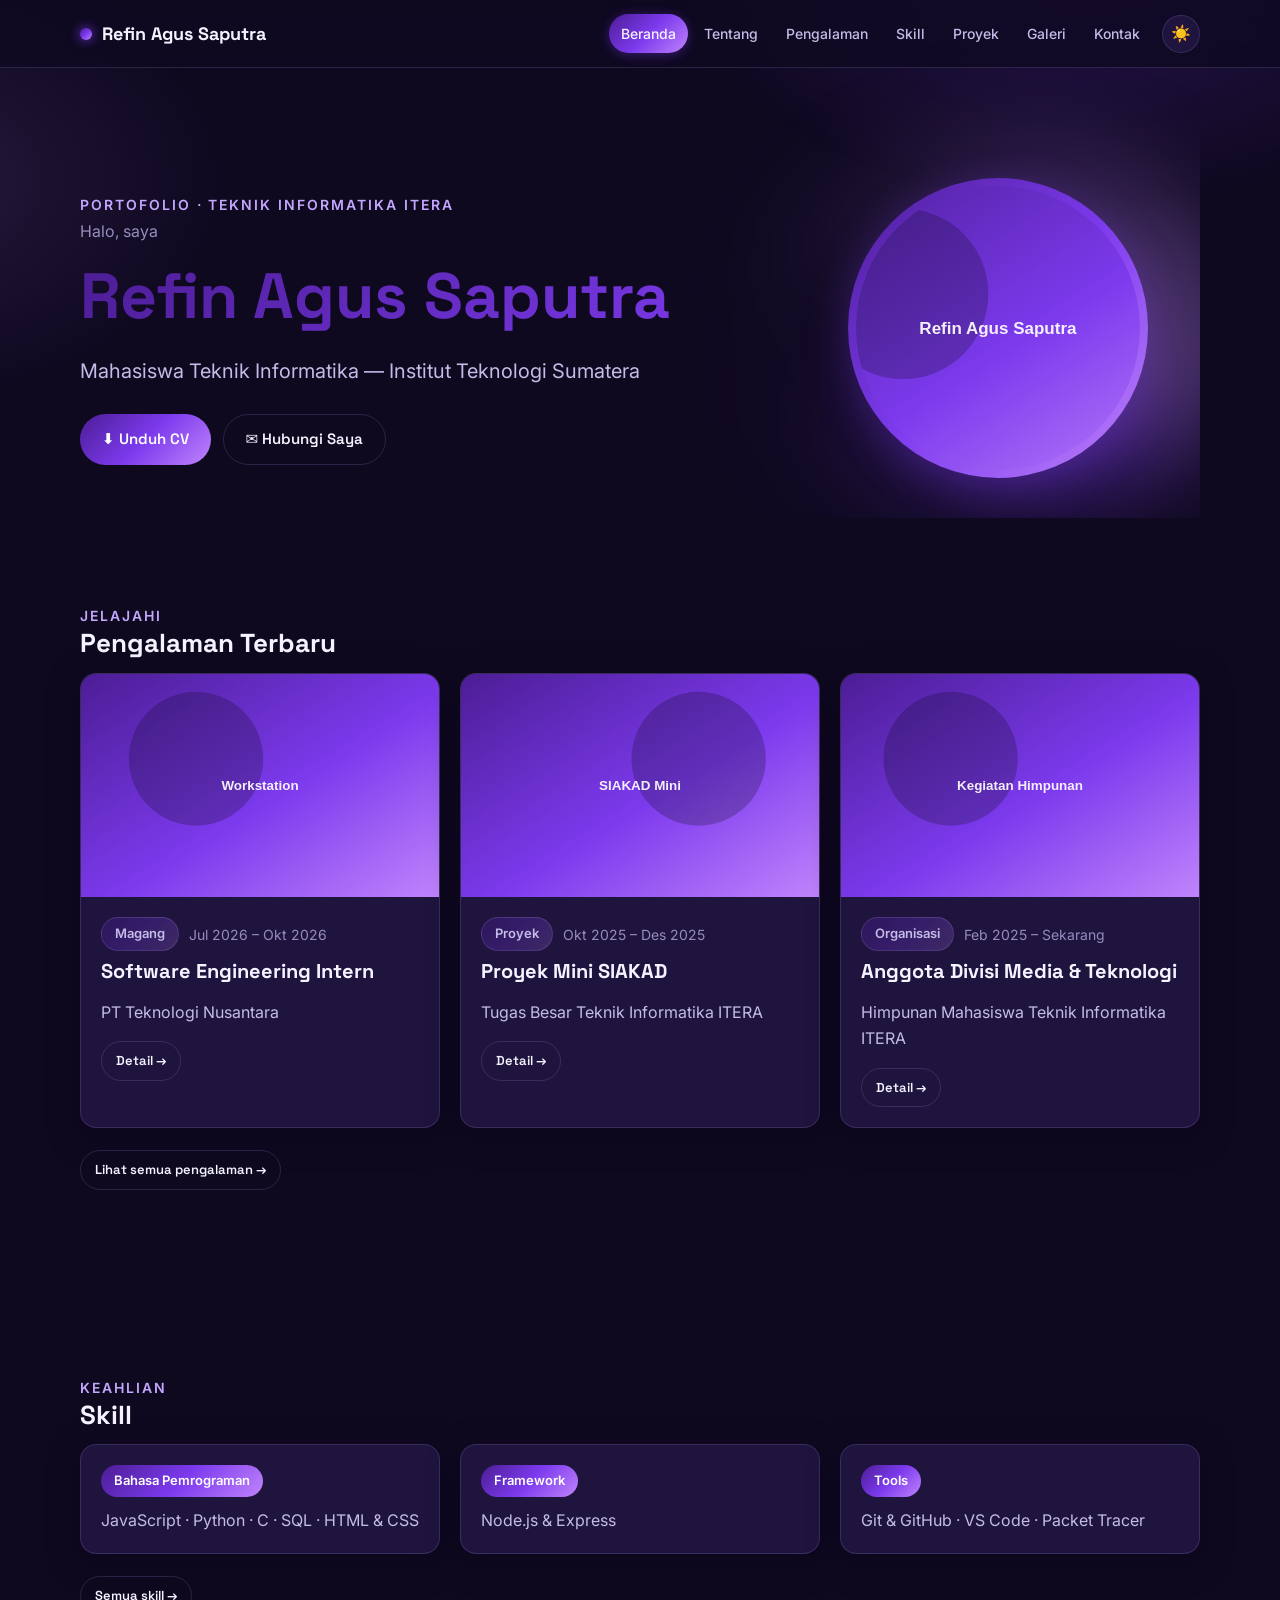
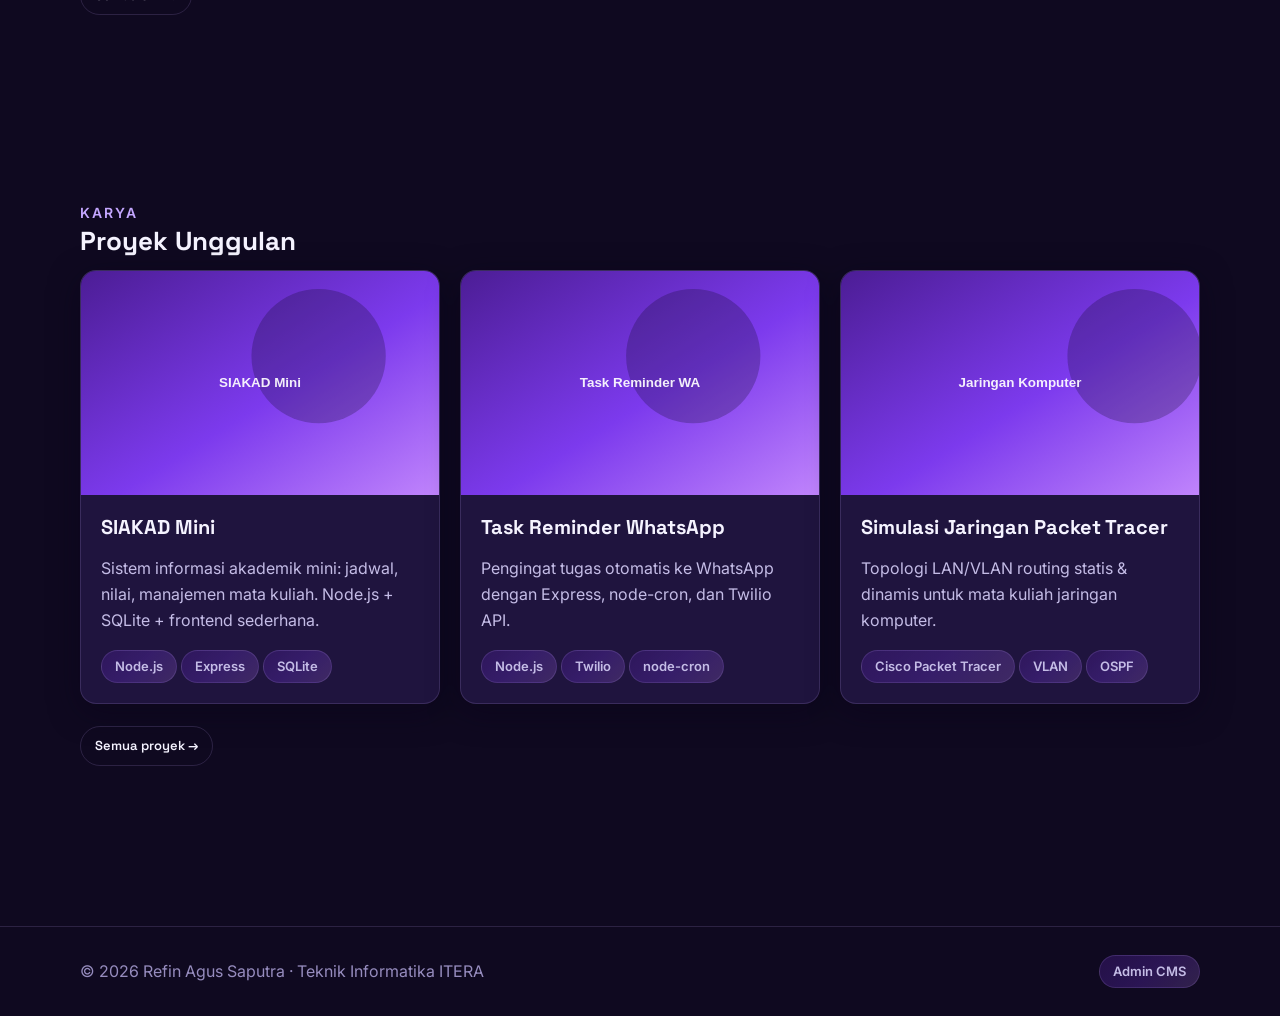
<file: index.html>
<!DOCTYPE html>
<html lang="id" data-theme="dark">
<head>
  <meta charset="UTF-8">
  <meta name="viewport" content="width=device-width, initial-scale=1">
  <title>Refin Agus Saputra — Portofolio</title>
  <meta name="description" content="Portofolio Refin Agus Saputra (124140126), Mahasiswa Teknik Informatika Institut Teknologi Sumatera.">
  <meta property="og:title" content="Refin Agus Saputra — Portofolio">
  <meta property="og:description" content="Mahasiswa Teknik Informatika ITERA — pengalaman, skill, proyek, dan galeri.">
  <link rel="preconnect" href="https://fonts.googleapis.com">
  <link rel="preconnect" href="https://fonts.gstatic.com" crossorigin>
  <link href="https://fonts.googleapis.com/css2?family=Inter:wght@400;500;600&family=Space+Grotesk:wght@500;600;700&display=swap" rel="stylesheet">
  <link rel="stylesheet" href="assets/css/base.css">
  <link rel="stylesheet" href="assets/css/components.css">
  <link rel="stylesheet" href="assets/css/pages.css">
</head>
<body data-page="home">
  <header class="nav">
    <div class="container nav-inner">
      <a class="brand" href="index.html"><span class="dot"></span><span data-nav-name>Refin</span></a>
      <nav class="nav-links" id="nav-links">
        <a href="index.html" class="active">Beranda</a>
        <a href="tentang.html">Tentang</a>
        <a href="pengalaman.html">Pengalaman</a>
        <a href="skill.html">Skill</a>
        <a href="proyek.html">Proyek</a>
        <a href="galeri.html">Galeri</a>
        <a href="kontak.html">Kontak</a>
        <button class="theme-btn" aria-label="Ganti tema">☀️</button>
      </nav>
      <button class="burger" aria-label="Menu">☰</button>
    </div>
  </header>

  <section class="hero container hero-grid">
    <div>
      <span class="eyebrow">Portofolio · Teknik Informatika ITERA</span>
      <p class="muted" style="margin:0">Halo, saya</p>
      <h1 class="hero-title" id="hero-name">Refin Agus Saputra</h1>
      <p class="text-soft" id="hero-tagline" style="font-size:20px;max-width:34em;"></p>
      <div class="hero-actions">
        <a id="btn-cv" class="btn btn-primary" href="#" download="cv-refin.pdf">⬇ Unduh CV</a>
        <a class="btn btn-ghost" href="kontak.html">✉ Hubungi Saya</a>
      </div>
    </div>
    <div class="hero-card center">
      <div class="ring"></div>
      <img id="hero-avatar" class="avatar-lg" src="" alt="Foto profil">
    </div>
  </section>

  <main>
    <section class="section container" id="sec-pengalaman">
      <span class="eyebrow">Jelajahi</span>
      <h2>Pengalaman Terbaru</h2>
      <div class="grid grid-3" id="card-pengalaman"></div>
      <p style="margin-top:22px"><a href="pengalaman.html" class="btn btn-ghost btn-sm">Lihat semua pengalaman →</a></p>
    </section>

    <section class="section container">
      <span class="eyebrow">Keahlian</span>
      <h2>Skill</h2>
      <div class="grid grid-3" id="card-skill"></div>
      <p style="margin-top:22px"><a href="skill.html" class="btn btn-ghost btn-sm">Semua skill →</a></p>
    </section>

    <section class="section container">
      <span class="eyebrow">Karya</span>
      <h2>Proyek Unggulan</h2>
      <div class="grid grid-3" id="card-proyek"></div>
      <p style="margin-top:22px"><a href="proyek.html" class="btn btn-ghost btn-sm">Semua proyek →</a></p>
    </section>
  </main>

  <footer>
    <div class="container foot-inner">
      <span class="muted">© <span id="foot-year"></span> <span data-nav-name></span> · Teknik Informatika ITERA</span>
      <div class="foot-social" style="display:flex;gap:8px">
        <a href="admin.html" class="pill">Admin CMS</a>
      </div>
    </div>
  </footer>

  <script src="assets/js/seed.js"></script>
  <script src="assets/js/store.js"></script>
  <script src="assets/js/app.js"></script>
</body>
</html>
</file>
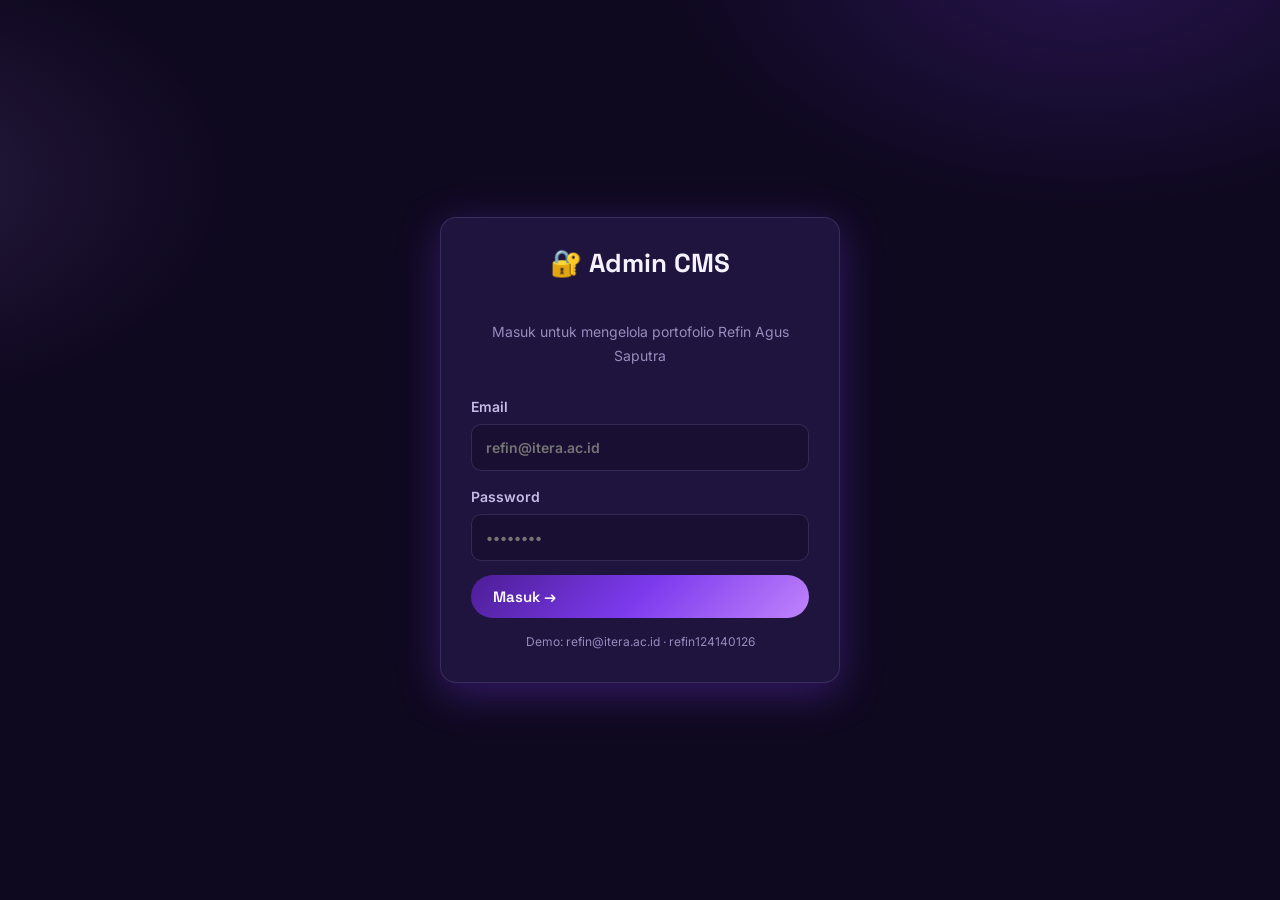
<file: admin.html>
<!DOCTYPE html>
<html lang="id" data-theme="dark">
<head>
  <meta charset="UTF-8">
  <meta name="viewport" content="width=device-width, initial-scale=1">
  <title>Admin CMS — Portofolio Refin</title>
  <link rel="preconnect" href="https://fonts.googleapis.com">
  <link rel="preconnect" href="https://fonts.gstatic.com" crossorigin>
  <link href="https://fonts.googleapis.com/css2?family=Inter:wght@400;500;600&family=Space+Grotesk:wght@500;600;700&display=swap" rel="stylesheet">
  <link rel="stylesheet" href="assets/css/base.css">
  <link rel="stylesheet" href="assets/css/components.css">
  <link rel="stylesheet" href="assets/css/pages.css">
  <link rel="stylesheet" href="assets/css/admin.css">
</head>
<body data-page="admin">

  <!-- ==== LOGIN OVERLAY ==== -->
  <div class="login-wrap" id="login-view">
    <form class="login-box form" id="form-login">
      <h2 style="text-align:center">🔐 Admin CMS</h2>
      <p class="muted center" style="font-size:14px">Masuk untuk mengelola portofolio Refin Agus Saputra</p>
      <label>Email
        <input name="email" type="email" required autocomplete="username" placeholder="refin@itera.ac.id">
      </label>
      <label>Password
        <input name="password" type="password" required autocomplete="current-password" placeholder="••••••••">
      </label>
      <button class="btn btn-primary" type="submit">Masuk →</button>
      <p class="muted center" style="font-size:12px;margin:0">Demo: refin@itera.ac.id · refin124140126</p>
    </form>
  </div>

  <!-- ==== SHELL ==== -->
  <div class="admin-shell" id="admin-view" style="display:none">
    <aside class="admin-side">
      <a class="brand" href="index.html"><span class="dot"></span> Portofolio CMS</a>
      <a href="#" data-tab="dash" class="active">📊 Dashboard</a>
      <a href="#" data-tab="exp">🗂️ Pengalaman</a>
      <a href="#" data-tab="skill">⚡ Skill</a>
      <a href="#" data-tab="proj">🧩 Proyek</a>
      <a href="#" data-tab="msg">📥 Pesan <span id="msg-badge" class="pill pill-solid" style="display:none;padding:1px 8px;font-size:11px"></span></a>
      <a href="#" data-tab="profil">👤 Profil</a>
      <a href="index.html" target="_blank" rel="noopener">🌐 Lihat Situs</a>
      <a href="#" id="btn-logout">🚪 Keluar</a>
    </aside>

    <main class="admin-main">
      <!-- DASHBOARD -->
      <section data-view="dash">
        <div class="admin-top"><h1 style="margin:0">Dashboard</h1></div>
        <div class="stats" id="stats"></div>
        <p class="muted">Semua perubahan otomatis tersimpan di browser (localStorage) dan langsung tampil di situs publik.</p>
      </section>

      <!-- PENGALAMAN -->
      <section data-view="exp" hidden>
        <div class="admin-top">
          <h1 style="margin:0">Kelola Pengalaman</h1>
          <button class="btn btn-primary" data-act="new-exp">+ Pengalaman Baru</button>
        </div>
        <div id="exp-list"></div>
      </section>

      <!-- SKILL -->
      <section data-view="skill" hidden>
        <div class="admin-top">
          <h1 style="margin:0">Kelola Skill</h1>
          <button class="btn btn-primary" data-act="new-skill">+ Skill Baru</button>
        </div>
        <div id="skill-list"></div>
      </section>

      <!-- PROYEK -->
      <section data-view="proj" hidden>
        <div class="admin-top">
          <h1 style="margin:0">Kelola Proyek</h1>
          <button class="btn btn-primary" data-act="new-proj">+ Proyek Baru</button>
        </div>
        <div id="proj-list"></div>
      </section>

      <!-- PESAN -->
      <section data-view="msg" hidden>
        <div class="admin-top"><h1 style="margin:0">Pesan Masuk</h1></div>
        <div class="card" id="msg-list"></div>
      </section>

      <!-- PROFIL -->
      <section data-view="profil" hidden>
        <div class="admin-top"><h1 style="margin:0">Pengaturan Profil</h1></div>
        <form class="form card" style="padding:24px" id="form-profil">
          <div class="grid-form">
            <label>Nama
              <input name="name" type="text" required>
            </label>
            <label>NIM
              <input name="nim" type="text">
            </label>
            <label class="full">Tagline
              <input name="tagline" type="text">
            </label>
            <label class="full">Bio
              <textarea name="bio"></textarea>
            </label>
            <label>Email
              <input name="email" type="email">
            </label>
            <label>Lokasi
              <input name="location" type="text">
            </label>
            <label>Link GitHub
              <input name="github" type="url" placeholder="https://github.com/username">
            </label>
            <label>Link LinkedIn
              <input name="linkedin" type="url" placeholder="https://linkedin.com/in/username">
            </label>
            <label>Link Instagram
              <input name="instagram" type="url" placeholder="https://instagram.com/username">
            </label>
            <label>Foto Profil (JPG/PNG/WebP)
              <input name="avatar_file" type="file" accept="image/*">
            </label>
            <label>CV (PDF) — tombol Unduh CV
              <input name="cv_file" type="file" accept="application/pdf">
            </label>
          </div>
          <button class="btn btn-primary" type="submit">💾 Simpan Profil</button>
        </form>
      </section>
    </main>
  </div>

  <!-- ==== MODAL ==== -->
  <div class="modal" id="modal">
    <div class="modal-box" id="modal-box"></div>
  </div>

  <div class="toast" id="toast"></div>

  <script src="assets/js/seed.js"></script>
  <script src="assets/js/store.js"></script>
  <script src="assets/js/admin.js"></script>
</body>
</html>
</file>
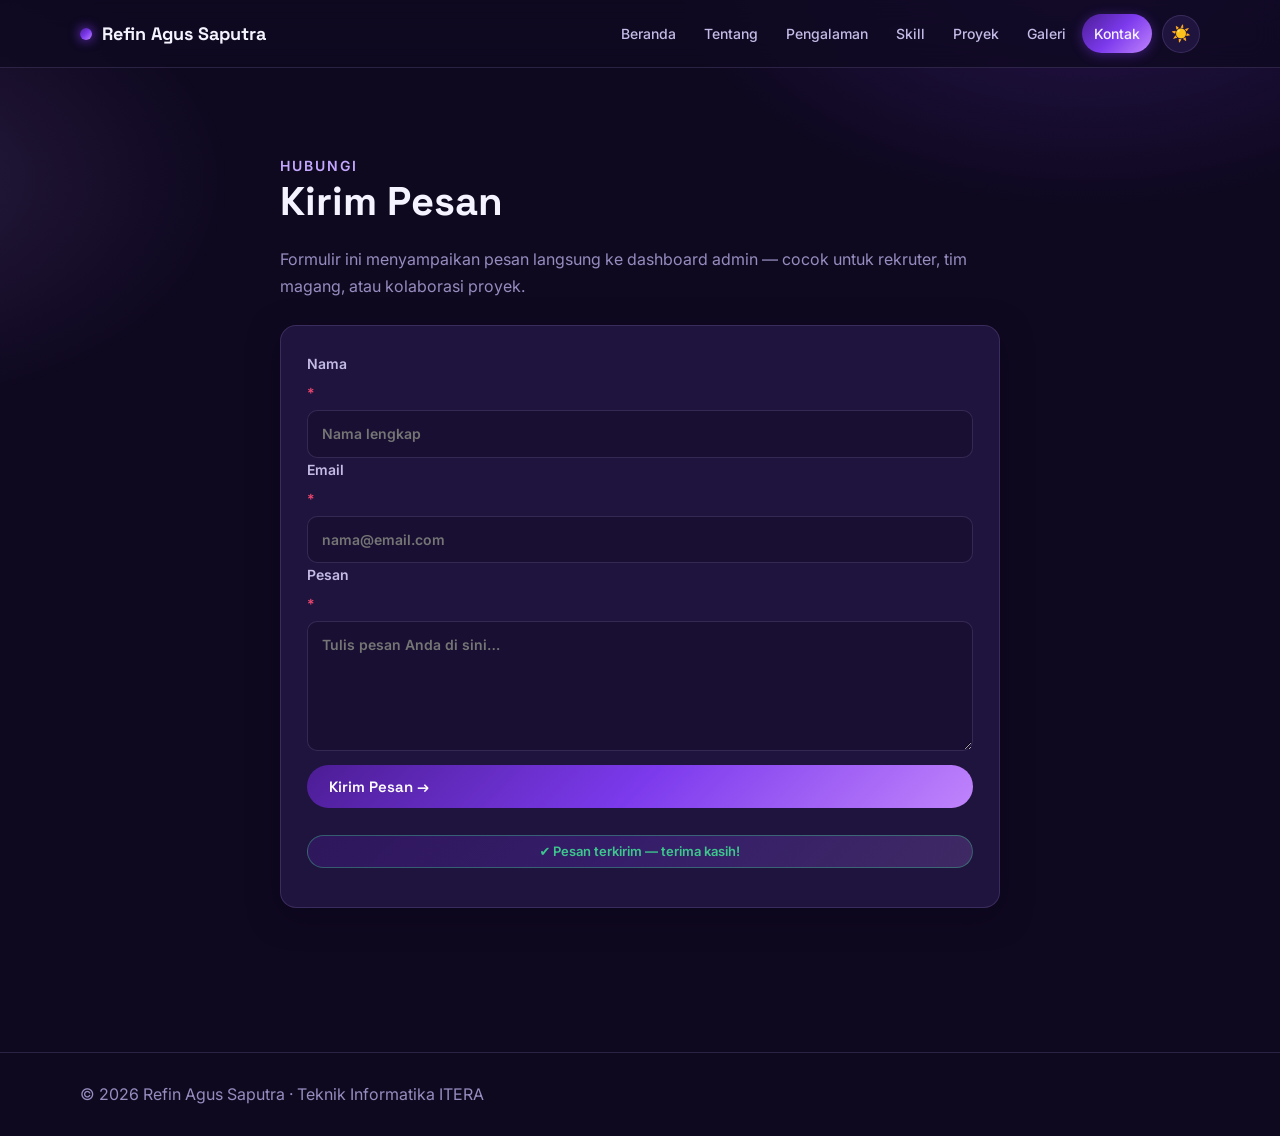
<file: kontak.html>
<!DOCTYPE html>
<html lang="id" data-theme="dark">
<head>
  <meta charset="UTF-8">
  <meta name="viewport" content="width=device-width, initial-scale=1">
  <title>Kontak — Refin Agus Saputra</title>
  <link rel="preconnect" href="https://fonts.googleapis.com">
  <link rel="preconnect" href="https://fonts.gstatic.com" crossorigin>
  <link href="https://fonts.googleapis.com/css2?family=Inter:wght@400;500;600&family=Space+Grotesk:wght@500;600;700&display=swap" rel="stylesheet">
  <link rel="stylesheet" href="assets/css/base.css">
  <link rel="stylesheet" href="assets/css/components.css">
  <link rel="stylesheet" href="assets/css/pages.css">
</head>
<body data-page="kontak">
  <header class="nav">
    <div class="container nav-inner">
      <a class="brand" href="index.html"><span class="dot"></span><span data-nav-name>Refin</span></a>
      <nav class="nav-links" id="nav-links">
        <a href="index.html">Beranda</a>
        <a href="tentang.html">Tentang</a>
        <a href="pengalaman.html">Pengalaman</a>
        <a href="skill.html">Skill</a>
        <a href="proyek.html">Proyek</a>
        <a href="galeri.html">Galeri</a>
        <a href="kontak.html" class="active">Kontak</a>
        <button class="theme-btn" aria-label="Ganti tema">☀️</button>
      </nav>
      <button class="burger" aria-label="Menu">☰</button>
    </div>
  </header>

  <main class="section container" style="max-width:720px">
    <span class="eyebrow">Hubungi</span>
    <h1>Kirim Pesan</h1>
    <p class="muted">Formulir ini menyampaikan pesan langsung ke dashboard admin — cocok untuk rekruter, tim magang, atau kolaborasi proyek.</p>

    <form class="form card" style="padding:26px;margin-top:26px" id="form-kontak" novalidate>
      <div class="grid-form">
        <label>Nama <span class="req">*</span>
          <input name="name" type="text" required autocomplete="name" placeholder="Nama lengkap">
        </label>
        <label>Email <span class="req">*</span>
          <input name="email" type="email" required autocomplete="email" placeholder="nama@email.com">
        </label>
        <label class="full">Pesan <span class="req">*</span>
          <textarea name="message" required placeholder="Tulis pesan Anda di sini…"></textarea>
        </label>
      </div>
      <!-- honeypot anti-spam -->
      <label class="hp-field" aria-hidden="true">Website
        <input name="website" type="text" tabindex="-1" autocomplete="off">
      </label>
      <button class="btn btn-primary" type="submit">Kirim Pesan →</button>
      <p id="kontak-ok" class="pill pill-ok" hidden style="justify-content:center">✔ Pesan terkirim — terima kasih!</p>
    </form>
  </main>

  <footer>
    <div class="container foot-inner">
      <span class="muted">© <span id="foot-year"></span> <span data-nav-name></span> · Teknik Informatika ITERA</span>
    </div>
  </footer>

  <script src="assets/js/seed.js"></script>
  <script src="assets/js/store.js"></script>
  <script src="assets/js/app.js"></script>
</body>
</html>
</file>
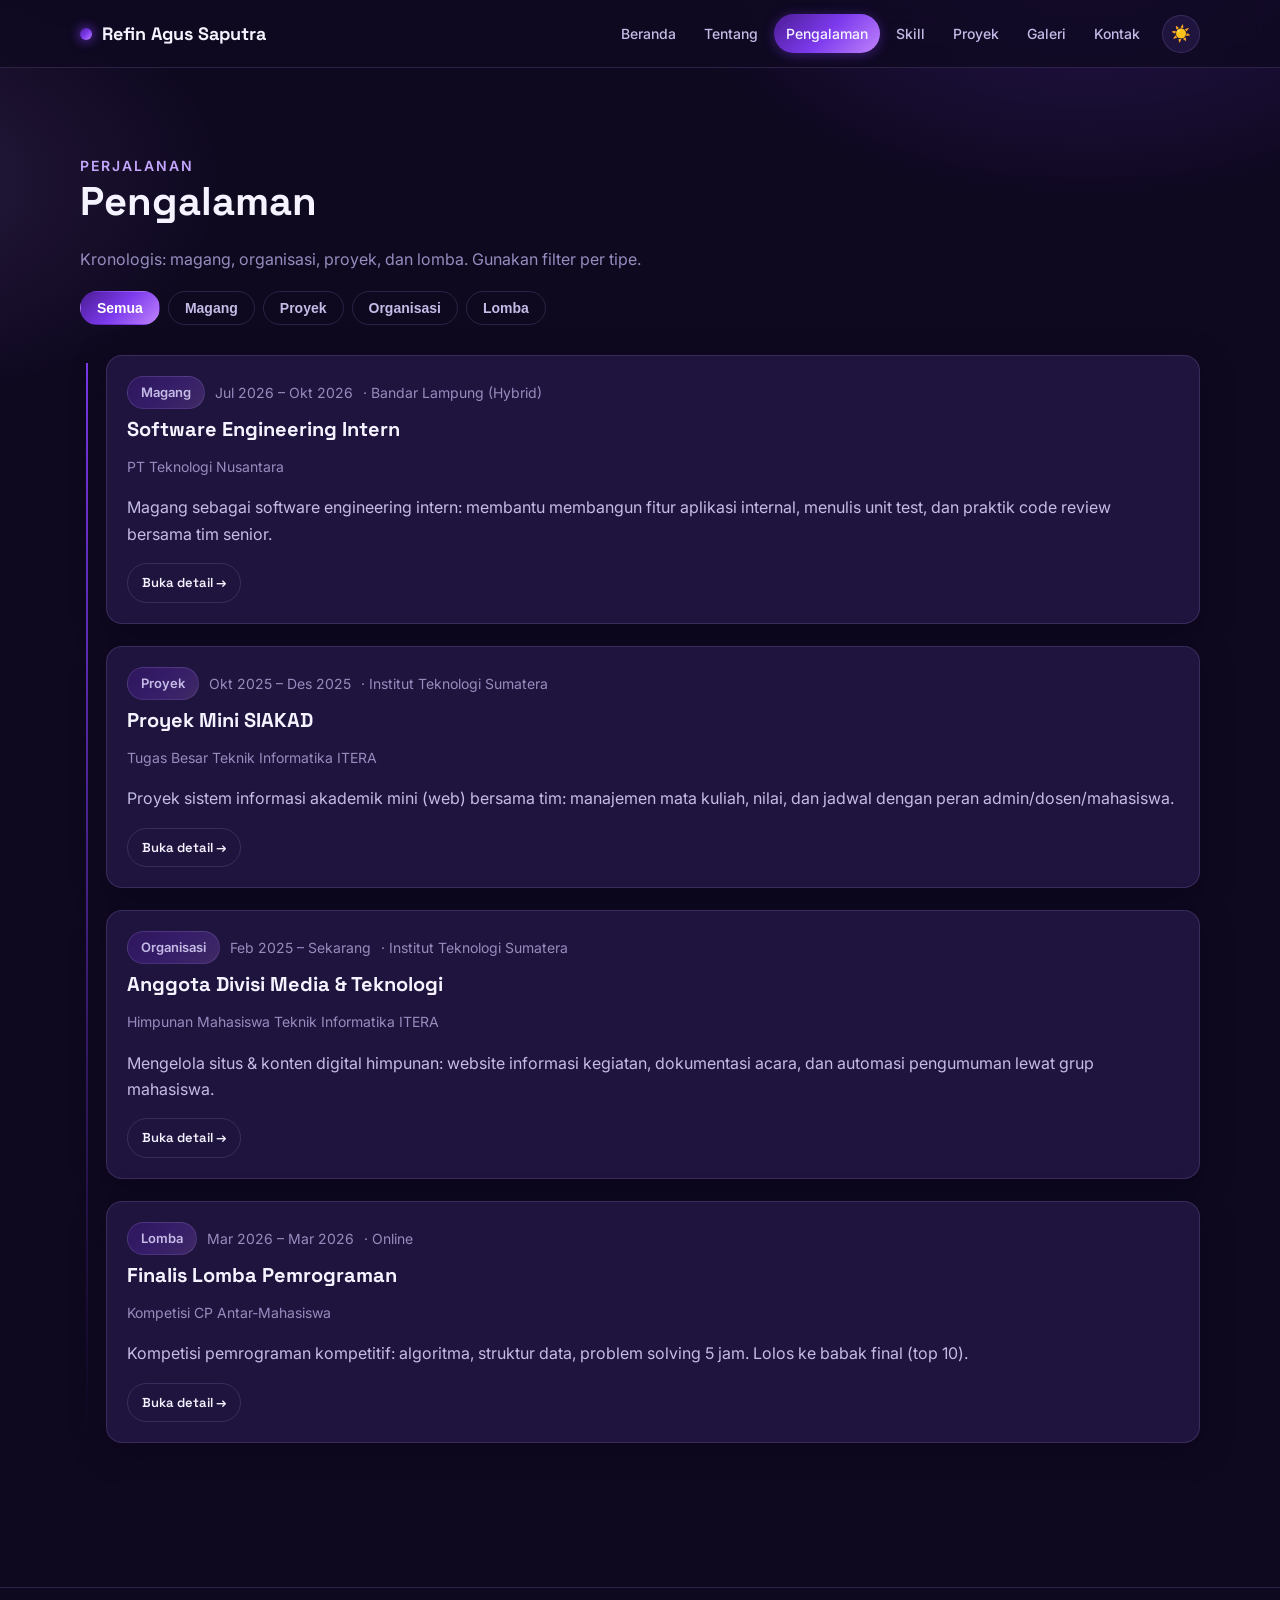
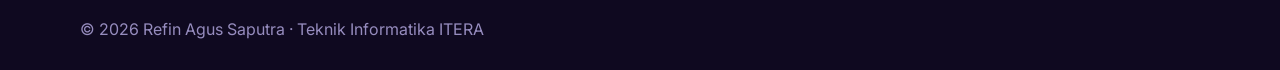
<file: pengalaman.html>
<!DOCTYPE html>
<html lang="id" data-theme="dark">
<head>
  <meta charset="UTF-8">
  <meta name="viewport" content="width=device-width, initial-scale=1">
  <title>Pengalaman — Refin Agus Saputra</title>
  <link rel="preconnect" href="https://fonts.googleapis.com">
  <link rel="preconnect" href="https://fonts.gstatic.com" crossorigin>
  <link href="https://fonts.googleapis.com/css2?family=Inter:wght@400;500;600&family=Space+Grotesk:wght@500;600;700&display=swap" rel="stylesheet">
  <link rel="stylesheet" href="assets/css/base.css">
  <link rel="stylesheet" href="assets/css/components.css">
  <link rel="stylesheet" href="assets/css/pages.css">
</head>
<body data-page="pengalaman">
  <header class="nav">
    <div class="container nav-inner">
      <a class="brand" href="index.html"><span class="dot"></span><span data-nav-name>Refin</span></a>
      <nav class="nav-links" id="nav-links">
        <a href="index.html">Beranda</a>
        <a href="tentang.html">Tentang</a>
        <a href="pengalaman.html" class="active">Pengalaman</a>
        <a href="skill.html">Skill</a>
        <a href="proyek.html">Proyek</a>
        <a href="galeri.html">Galeri</a>
        <a href="kontak.html">Kontak</a>
        <button class="theme-btn" aria-label="Ganti tema">☀️</button>
      </nav>
      <button class="burger" aria-label="Menu">☰</button>
    </div>
  </header>

  <main class="section container" id="timeline-section">
    <span class="eyebrow">Perjalanan</span>
    <h1>Pengalaman</h1>
    <p class="muted">Kronologis: magang, organisasi, proyek, dan lomba. Gunakan filter per tipe.</p>
    <div class="filter-bar" id="filter-bar"></div>
    <div class="timeline" id="timeline"></div>
  </main>

  <main class="container" id="detail-wrap" style="display:none"></main>

  <footer>
    <div class="container foot-inner">
      <span class="muted">© <span id="foot-year"></span> <span data-nav-name></span> · Teknik Informatika ITERA</span>
    </div>
  </footer>

  <script src="assets/js/seed.js"></script>
  <script src="assets/js/store.js"></script>
  <script src="assets/js/app.js"></script>
</body>
</html>
</file>
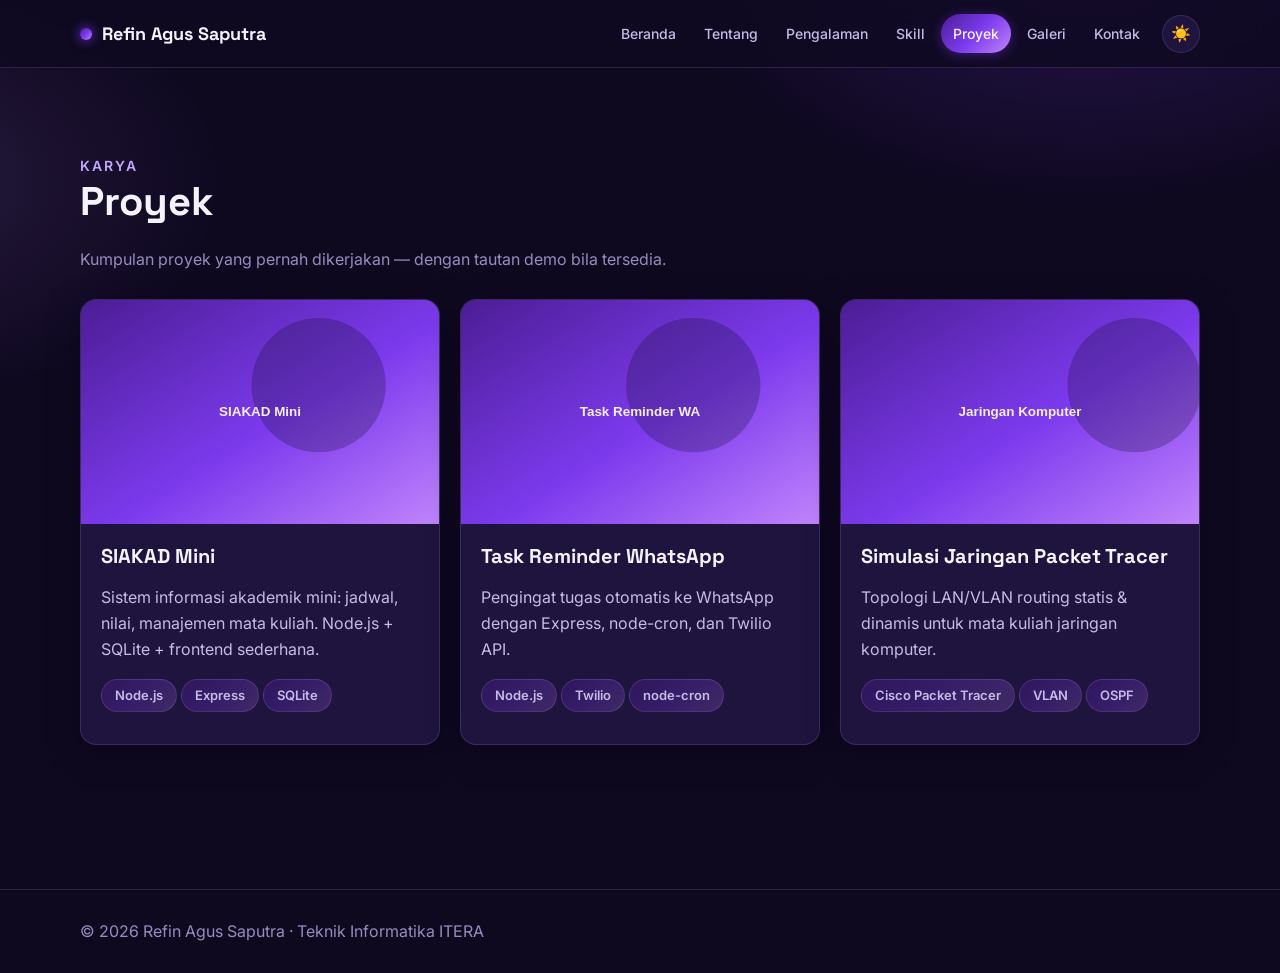
<file: proyek.html>
<!DOCTYPE html>
<html lang="id" data-theme="dark">
<head>
  <meta charset="UTF-8">
  <meta name="viewport" content="width=device-width, initial-scale=1">
  <title>Proyek — Refin Agus Saputra</title>
  <link rel="preconnect" href="https://fonts.googleapis.com">
  <link rel="preconnect" href="https://fonts.gstatic.com" crossorigin>
  <link href="https://fonts.googleapis.com/css2?family=Inter:wght@400;500;600&family=Space+Grotesk:wght@500;600;700&display=swap" rel="stylesheet">
  <link rel="stylesheet" href="assets/css/base.css">
  <link rel="stylesheet" href="assets/css/components.css">
  <link rel="stylesheet" href="assets/css/pages.css">
</head>
<body data-page="proyek">
  <header class="nav">
    <div class="container nav-inner">
      <a class="brand" href="index.html"><span class="dot"></span><span data-nav-name>Refin</span></a>
      <nav class="nav-links" id="nav-links">
        <a href="index.html">Beranda</a>
        <a href="tentang.html">Tentang</a>
        <a href="pengalaman.html">Pengalaman</a>
        <a href="skill.html">Skill</a>
        <a href="proyek.html" class="active">Proyek</a>
        <a href="galeri.html">Galeri</a>
        <a href="kontak.html">Kontak</a>
        <button class="theme-btn" aria-label="Ganti tema">☀️</button>
      </nav>
      <button class="burger" aria-label="Menu">☰</button>
    </div>
  </header>

  <main class="section container">
    <span class="eyebrow">Karya</span>
    <h1>Proyek</h1>
    <p class="muted">Kumpulan proyek yang pernah dikerjakan — dengan tautan demo bila tersedia.</p>
    <div class="grid grid-3" style="margin-top:26px" id="proyek-list"></div>
  </main>

  <footer>
    <div class="container foot-inner">
      <span class="muted">© <span id="foot-year"></span> <span data-nav-name></span> · Teknik Informatika ITERA</span>
    </div>
  </footer>

  <script src="assets/js/seed.js"></script>
  <script src="assets/js/store.js"></script>
  <script src="assets/js/app.js"></script>
</body>
</html>
</file>
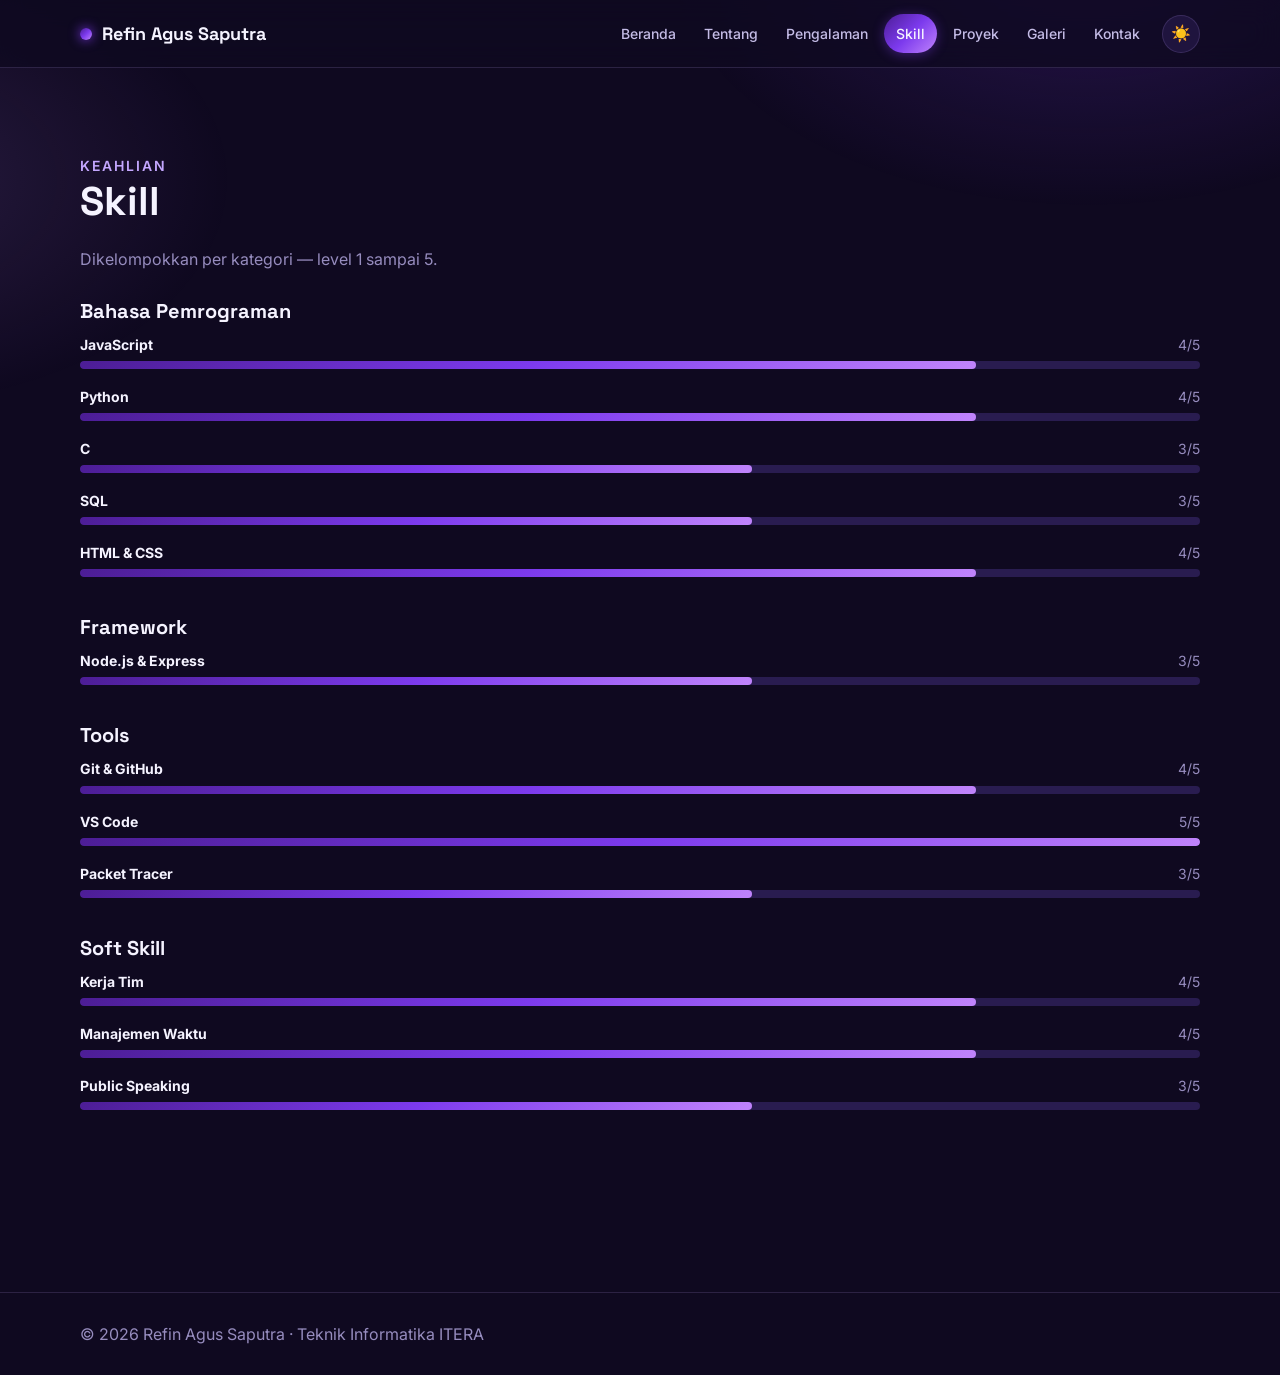
<file: skill.html>
<!DOCTYPE html>
<html lang="id" data-theme="dark">
<head>
  <meta charset="UTF-8">
  <meta name="viewport" content="width=device-width, initial-scale=1">
  <title>Skill — Refin Agus Saputra</title>
  <link rel="preconnect" href="https://fonts.googleapis.com">
  <link rel="preconnect" href="https://fonts.gstatic.com" crossorigin>
  <link href="https://fonts.googleapis.com/css2?family=Inter:wght@400;500;600&family=Space+Grotesk:wght@500;600;700&display=swap" rel="stylesheet">
  <link rel="stylesheet" href="assets/css/base.css">
  <link rel="stylesheet" href="assets/css/components.css">
  <link rel="stylesheet" href="assets/css/pages.css">
</head>
<body data-page="skill">
  <header class="nav">
    <div class="container nav-inner">
      <a class="brand" href="index.html"><span class="dot"></span><span data-nav-name>Refin</span></a>
      <nav class="nav-links" id="nav-links">
        <a href="index.html">Beranda</a>
        <a href="tentang.html">Tentang</a>
        <a href="pengalaman.html">Pengalaman</a>
        <a href="skill.html" class="active">Skill</a>
        <a href="proyek.html">Proyek</a>
        <a href="galeri.html">Galeri</a>
        <a href="kontak.html">Kontak</a>
        <button class="theme-btn" aria-label="Ganti tema">☀️</button>
      </nav>
      <button class="burger" aria-label="Menu">☰</button>
    </div>
  </header>

  <main class="section container">
    <span class="eyebrow">Keahlian</span>
    <h1>Skill</h1>
    <p class="muted">Dikelompokkan per kategori — level 1 sampai 5.</p>
    <div style="margin-top:26px" id="skill-list"></div>
  </main>

  <footer>
    <div class="container foot-inner">
      <span class="muted">© <span id="foot-year"></span> <span data-nav-name></span> · Teknik Informatika ITERA</span>
    </div>
  </footer>

  <script src="assets/js/seed.js"></script>
  <script src="assets/js/store.js"></script>
  <script src="assets/js/app.js"></script>
</body>
</html>
</file>
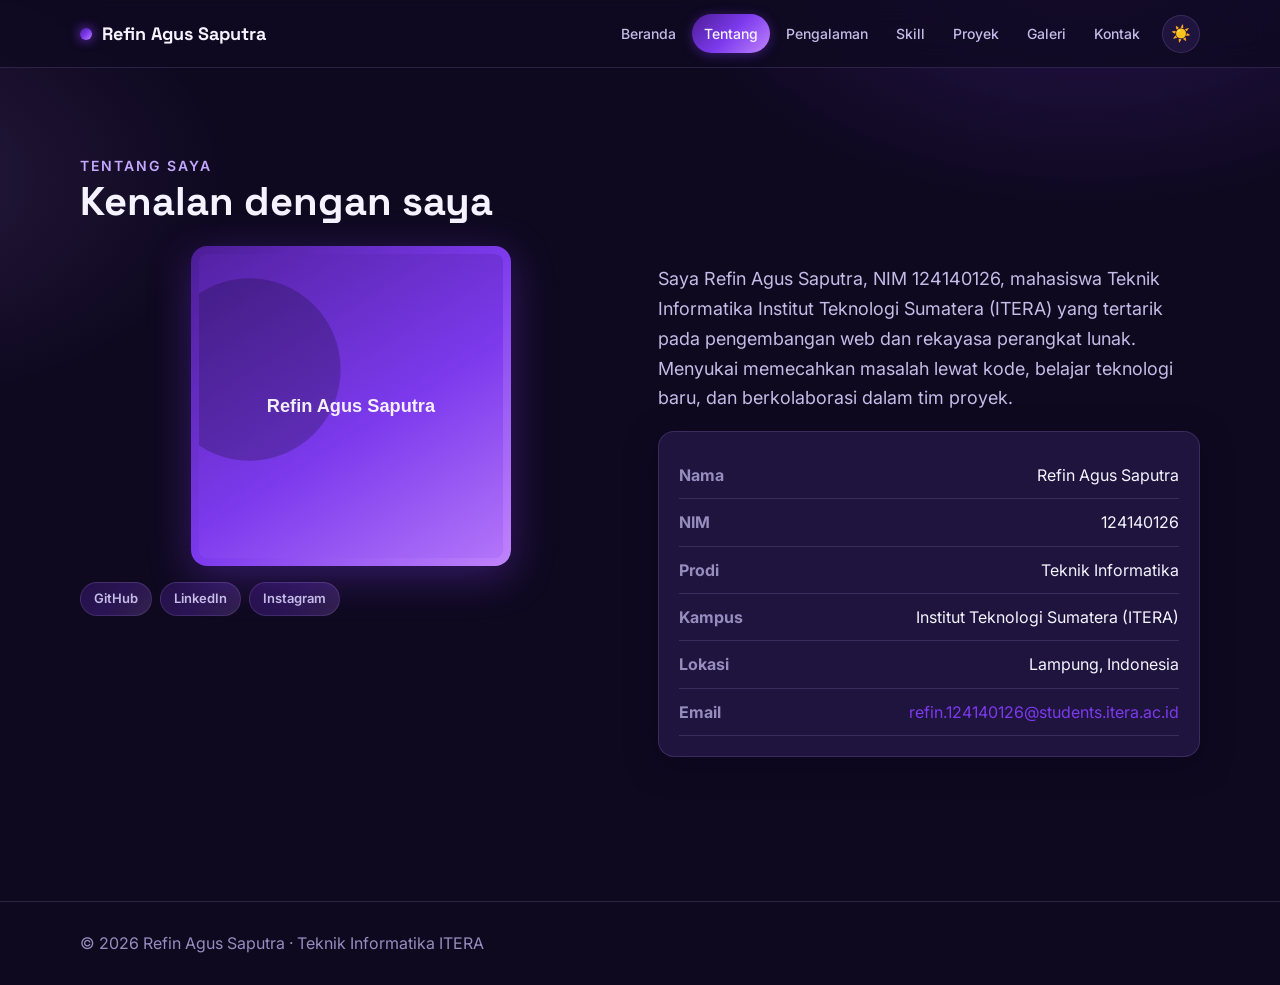
<file: tentang.html>
<!DOCTYPE html>
<html lang="id" data-theme="dark">
<head>
  <meta charset="UTF-8">
  <meta name="viewport" content="width=device-width, initial-scale=1">
  <title>Tentang — Refin Agus Saputra</title>
  <link rel="preconnect" href="https://fonts.googleapis.com">
  <link rel="preconnect" href="https://fonts.gstatic.com" crossorigin>
  <link href="https://fonts.googleapis.com/css2?family=Inter:wght@400;500;600&family=Space+Grotesk:wght@500;600;700&display=swap" rel="stylesheet">
  <link rel="stylesheet" href="assets/css/base.css">
  <link rel="stylesheet" href="assets/css/components.css">
  <link rel="stylesheet" href="assets/css/pages.css">
</head>
<body data-page="tentang">
  <header class="nav">
    <div class="container nav-inner">
      <a class="brand" href="index.html"><span class="dot"></span><span data-nav-name>Refin</span></a>
      <nav class="nav-links" id="nav-links">
        <a href="index.html">Beranda</a>
        <a href="tentang.html" class="active">Tentang</a>
        <a href="pengalaman.html">Pengalaman</a>
        <a href="skill.html">Skill</a>
        <a href="proyek.html">Proyek</a>
        <a href="galeri.html">Galeri</a>
        <a href="kontak.html">Kontak</a>
        <button class="theme-btn" aria-label="Ganti tema">☀️</button>
      </nav>
      <button class="burger" aria-label="Menu">☰</button>
    </div>
  </header>

  <main class="section container">
    <span class="eyebrow">Tentang Saya</span>
    <h1>Kenalan dengan saya</h1>
    <div class="grid grid-2" style="align-items:start;gap:36px">
      <div>
        <img id="tentang-avatar" class="avatar-lg" style="border-radius:var(--radius);width:min(320px,100%)" src="" alt="Foto profil">
        <div id="tentang-social" style="display:flex;gap:8px;margin-top:16px;flex-wrap:wrap"></div>
      </div>
      <div>
        <p class="text-soft" id="tentang-bio" style="font-size:18px"></p>
        <div class="card" style="padding:20px;margin-top:18px" id="tentang-info"></div>
      </div>
    </div>
  </main>

  <footer>
    <div class="container foot-inner">
      <span class="muted">© <span id="foot-year"></span> <span data-nav-name></span> · Teknik Informatika ITERA</span>
    </div>
  </footer>

  <script src="assets/js/seed.js"></script>
  <script src="assets/js/store.js"></script>
  <script src="assets/js/app.js"></script>
</body>
</html>
</file>
<file: assets/css/base.css>
/* ====== Base & Token — Tema Ungu (PRD v1.0) ====== */
:root {
  --primary: rgb(124, 58, 237);
  --primary-dark: rgb(109, 40, 217);
  --accent: rgb(196, 167, 255);
  --bg: rgb(15, 9, 32);
  --bg-soft: rgb(25, 15, 50);
  --surface: rgb(31, 20, 62);
  --surface-2: rgb(41, 28, 80);
  --text: rgb(245, 243, 255);
  --text-soft: rgb(196, 188, 230);
  --muted: rgb(150, 140, 190);
  --border: rgba(196, 167, 255, 0.16);
  --gradient: linear-gradient(135deg, rgb(76, 29, 149), rgb(124, 58, 237), rgb(192, 132, 252));
  --gradient-soft: linear-gradient(135deg, rgba(76,29,149,.35), rgba(124,58,237,.25), rgba(192,132,252,.2));
  --danger: rgb(235, 70, 110);
  --ok: rgb(60, 200, 140);
  --radius: 16px;
  --radius-sm: 10px;
  --shadow-glow: 0 10px 40px rgba(124, 58, 237, 0.35);
  --shadow-card: 0 8px 30px rgba(10, 4, 25, 0.5);
  --t: 200ms ease;
  --font-head: "Space Grotesk", system-ui, sans-serif;
  --font-body: "Inter", system-ui, sans-serif;
}

[data-theme="light"] {
  --bg: rgb(250, 248, 255);
  --bg-soft: rgb(243, 240, 253);
  --surface: rgb(255, 255, 255);
  --surface-2: rgb(245, 241, 255);
  --text: rgb(34, 20, 66);
  --text-soft: rgb(72, 55, 120);
  --muted: rgb(120, 108, 160);
  --border: rgba(109, 40, 217, 0.14);
  --gradient-soft: linear-gradient(135deg, rgba(76,29,149,.12), rgba(124,58,237,.1), rgba(192,132,252,.12));
  --shadow-card: 0 8px 30px rgba(80, 60, 140, 0.12);
  --shadow-glow: 0 10px 40px rgba(124, 58, 237, 0.22);
}

* { box-sizing: border-box; }
html { scroll-behavior: smooth; }
body {
  margin: 0;
  font-family: var(--font-body);
  font-size: 16px;
  line-height: 1.65;
  background: var(--bg);
  color: var(--text);
  transition: background var(--t), color var(--t);
}
body::before {
  content: "";
  position: fixed; inset: 0; z-index: -1;
  background:
    radial-gradient(700px 420px at 85% -5%, rgba(124,58,237,.22), transparent 60%),
    radial-gradient(600px 380px at -10% 20%, rgba(192,132,252,.14), transparent 60%);
  pointer-events: none;
}
h1, h2, h3, h4 { font-family: var(--font-head); line-height: 1.2; margin: 0 0 .5em; }
h1 { font-size: clamp(32px, 5vw, 40px); }
h2 { font-size: clamp(24px, 3vw, 26px); }
h3 { font-size: 20px; }
a { color: var(--primary); text-decoration: none; transition: color var(--t); }
a:hover { color: var(--primary-dark); }
img { max-width: 100%; display: block; }
:focus-visible { outline: 3px solid var(--accent); outline-offset: 2px; border-radius: 6px; }
::selection { background: rgba(196,167,255,.4); }

.container { width: min(1120px, 92%); margin-inline: auto; }
.section { padding: clamp(48px, 8vw, 84px) 0; }
.eyebrow {
  font-size: 14px; letter-spacing: .14em; text-transform: uppercase;
  color: var(--accent); font-weight: 600; margin-bottom: 8px;
}
.muted { color: var(--muted); }
.text-soft { color: var(--text-soft); }
.center { text-align: center; }
.stack-sm { display: grid; gap: 8px; }

@media (prefers-reduced-motion: reduce) {
  *, *::before, *::after { transition: none !important; animation: none !important; scroll-behavior: auto; }
}
</file>
<file: assets/css/components.css>
/* ====== Components ====== */
/* Nav */
.nav {
  position: sticky; top: 0; z-index: 50;
  backdrop-filter: blur(14px);
  background: color-mix(in srgb, var(--bg) 78%, transparent);
  border-bottom: 1px solid var(--border);
}
.nav-inner { display: flex; align-items: center; gap: 20px; padding: 14px 0; }
.brand { display: flex; align-items: center; gap: 10px; font-family: var(--font-head); font-weight: 700; font-size: 18px; color: var(--text); }
.brand .dot { width: 12px; height: 12px; border-radius: 50%; background: var(--gradient); box-shadow: 0 0 12px var(--primary); }
.nav-links { display: flex; gap: 4px; margin-left: auto; align-items: center; flex-wrap: wrap; }
.nav-links a {
  color: var(--text-soft); font-size: 14px; font-weight: 500;
  padding: 8px 12px; border-radius: 999px; transition: color var(--t), background var(--t);
}
.nav-links a:hover { color: var(--text); background: var(--gradient-soft); }
.nav-links a.active { color: var(--text); background: var(--gradient); box-shadow: 0 2px 12px rgba(124,58,237,.4); }
.theme-btn {
  margin-left: 6px; border: 1px solid var(--border); background: var(--surface);
  color: var(--text); border-radius: 50%; width: 38px; height: 38px; cursor: pointer;
  font-size: 16px; transition: transform var(--t), border-color var(--t);
}
.theme-btn:hover { transform: rotate(15deg) scale(1.05); border-color: var(--primary); }
.burger { display: none; margin-left: auto; background: none; border: 1px solid var(--border); color: var(--text); font-size: 20px; border-radius: 10px; width: 40px; height: 40px; cursor: pointer; }
@media (max-width: 820px) {
  .burger { display: block; }
  .nav-links { display: none; position: absolute; top: 100%; right: 4%; left: 4%; flex-direction: column; align-items: stretch;
    background: var(--surface); border: 1px solid var(--border); border-radius: var(--radius); padding: 10px; box-shadow: var(--shadow-card); }
  .nav-links.open { display: flex; }
}

/* Buttons */
.btn {
  display: inline-flex; align-items: center; gap: 8px; cursor: pointer;
  font-family: var(--font-head); font-weight: 600; font-size: 15px;
  padding: 12px 22px; border-radius: 999px; border: none;
  transition: transform var(--t), box-shadow var(--t), background var(--t), color var(--t), border-color var(--t);
}
.btn-primary { background: var(--gradient); color: #fff; }
.btn-primary:hover { transform: translateY(-2px); box-shadow: var(--shadow-glow); color: #fff; }
.btn-ghost { background: transparent; color: var(--text); border: 1px solid var(--border); }
.btn-ghost:hover { border-color: var(--primary); background: var(--gradient-soft); }
.btn-danger { background: var(--danger); color: #fff; }
.btn-sm { padding: 8px 14px; font-size: 13px; }

/* Pills */
.pill {
  display: inline-flex; align-items: center; gap: 6px;
  font-size: 13px; font-weight: 600; padding: 5px 13px; border-radius: 999px;
  background: var(--gradient-soft); border: 1px solid var(--border); color: var(--text-soft);
}
.pill-solid { background: var(--gradient); color: #fff; border: none; }
.pill-ok { border-color: rgba(60,200,140,.4); color: var(--ok); }
.pill-warn { border-color: rgba(235,190,70,.4); color: rgb(235,190,70); }

/* Cards */
.card {
  background: var(--surface); border: 1px solid var(--border);
  border-radius: var(--radius); box-shadow: var(--shadow-card);
  transition: transform var(--t), box-shadow var(--t), border-color var(--t);
  overflow: hidden;
}
.card-hover:hover { transform: translateY(-4px); border-color: rgba(124,58,237,.5); box-shadow: var(--shadow-glow); }
.card-body { padding: 20px; }
.card-media { aspect-ratio: 16/10; width: 100%; object-fit: cover; background: var(--surface-2); }
.grid { display: grid; gap: 20px; }
.grid-3 { grid-template-columns: repeat(3, 1fr); }
.grid-2 { grid-template-columns: repeat(2, 1fr); }
@media (max-width: 980px) { .grid-3 { grid-template-columns: repeat(2, 1fr); } }
@media (max-width: 640px) { .grid-3, .grid-2 { grid-template-columns: 1fr; } }
</file>
<file: assets/css/pages.css>
/* ====== Hero ====== */
.hero { padding: clamp(56px, 9vw, 110px) 0 40px; position: relative; overflow: hidden; }
.hero-grid { display: grid; grid-template-columns: 1.25fr .75fr; gap: 44px; align-items: center; }
@media (max-width: 880px) { .hero-grid { grid-template-columns: 1fr; } }
.hero-title {
  font-size: clamp(38px, 7vw, 64px); margin: 14px 0 10px;
  background: var(--gradient); -webkit-background-clip: text; background-clip: text; color: transparent;
  background-size: 200% 200%; animation: shift 8s ease infinite;
}
@keyframes shift { 0%,100% { background-position: 0% 50%; } 50% { background-position: 100% 50%; } }
.hero-actions { display: flex; gap: 12px; margin-top: 26px; flex-wrap: wrap; }
.avatar-lg {
  width: min(300px, 70vw); aspect-ratio: 1; border-radius: 50%; object-fit: cover;
  border: 4px solid transparent; background: var(--gradient) border-box;
  padding: 4px; margin-inline: auto; box-shadow: var(--shadow-glow);
}
.hero-card { position: relative; }
.hero-card .ring { position: absolute; inset: -12% -12%; border-radius: 50%; background: conic-gradient(from 120deg, rgba(124,58,237,.5), transparent 40%, rgba(192,132,252,.4)); filter: blur(46px); z-index: -1; }

/* ====== Timeline ====== */
.filter-bar { display: flex; gap: 8px; flex-wrap: wrap; margin: 18px 0 30px; }
.filter-bar button {
  font-size: 14px; font-weight: 600; padding: 8px 16px; border-radius: 999px; cursor: pointer;
  background: transparent; border: 1px solid var(--border); color: var(--text-soft); transition: all var(--t);
}
.filter-bar button:hover { border-color: var(--primary); color: var(--text); }
.filter-bar button.active { background: var(--gradient); color: #fff; border-color: transparent; }
.timeline { position: relative; display: grid; gap: 22px; padding-left: 26px; }
.timeline::before { content: ""; position: absolute; left: 6px; top: 8px; bottom: 8px; width: 2px; background: linear-gradient(var(--primary), transparent); }
.t-item { position: relative; }
.t-item::before {
  content: ""; position: absolute; left: -26px; top: 26px; width: 14px; height: 14px;
  border-radius: 50%; background: var(--gradient); box-shadow: 0 0 0 4px color-mix(in srgb, var(--primary) 25%, transparent);
}
.t-meta { display: flex; gap: 10px; align-items: center; flex-wrap: wrap; font-size: 14px; color: var(--muted); margin-bottom: 8px; }

/* ====== Skill ====== */
.skill-row { margin-bottom: 16px; }
.skill-track { height: 8px; border-radius: 999px; background: var(--surface-2); overflow: hidden; }
.skill-fill { height: 100%; border-radius: 999px; background: var(--gradient); width: 0; transition: width .8s ease; }

/* ====== Gallery & Lightbox ====== */
.gal-grid { display: grid; grid-template-columns: repeat(auto-fill, minmax(240px, 1fr)); gap: 14px; }
.gal-item { position: relative; border-radius: var(--radius-sm); overflow: hidden; cursor: zoom-in; border: 1px solid var(--border); }
.gal-item img { aspect-ratio: 4/3; width: 100%; object-fit: cover; transition: transform var(--t); }
.gal-item:hover img { transform: scale(1.06); }
.gal-cap { position: absolute; inset: auto 0 0 0; padding: 26px 12px 10px; font-size: 13px; color: #fff;
  background: linear-gradient(transparent, rgba(15,9,32,.85)); opacity: 0; transition: opacity var(--t); }
.gal-item:hover .gal-cap, .gal-item:focus-visible .gal-cap { opacity: 1; }
.lightbox { position: fixed; inset: 0; z-index: 100; display: none; align-items: center; justify-content: center; background: rgba(8,4,20,.92); backdrop-filter: blur(6px); }
.lightbox open, .lightbox.open { display: flex; }
.lightbox img { max-width: 90vw; max-height: 78vh; border-radius: 12px; box-shadow: var(--shadow-glow); }
.lb-btn { position: absolute; top: 50%; transform: translateY(-50%); background: rgba(31,20,62,.7); border: 1px solid var(--border); color: #fff; font-size: 22px; width: 48px; height: 48px; border-radius: 50%; cursor: pointer; }
.lb-prev { left: 18px; } .lb-next { right: 18px; }
.lb-close { position: absolute; top: 18px; right: 18px; }
.lb-cap { position: absolute; bottom: 24px; left: 0; right: 0; text-align: center; color: var(--accent); font-size: 14px; }

/* ====== Forms ====== */
.form { display: grid; gap: 14px; }
.form label { font-size: 14px; font-weight: 600; color: var(--text-soft); display: grid; gap: 6px; }
input, textarea, select {
  font: inherit; color: var(--text); background: var(--bg-soft);
  border: 1px solid var(--border); border-radius: var(--radius-sm); padding: 11px 14px; width: 100%;
  transition: border-color var(--t), box-shadow var(--t);
}
input:focus, textarea:focus, select:focus { border-color: var(--primary); box-shadow: 0 0 0 3px rgba(124,58,237,.25); outline: none; }
textarea { min-height: 130px; resize: vertical; }
.hp-field { position: absolute; left: -9999px; opacity: 0; height: 0; overflow: hidden; }
.req { color: var(--danger); }

/* ====== Footer ====== */
footer { border-top: 1px solid var(--border); margin-top: 60px; }
.foot-inner { display: flex; align-items: center; justify-content: space-between; gap: 14px; padding: 28px 0; flex-wrap: wrap; }
.foot-social { display: flex; gap: 10px; }
</file>
<file: assets/css/admin.css>
/* ====== Admin CMS ====== */
.admin-shell { display: grid; grid-template-columns: 240px 1fr; min-height: 100vh; }
@media (max-width: 880px) { .admin-shell { grid-template-columns: 1fr; } .admin-side { position: static; flex-direction: row; overflow-x: auto; } }
.admin-side { position: sticky; top: 0; height: 100vh; display: flex; flex-direction: column; gap: 8px; padding: 22px 14px;
  background: var(--surface); border-right: 1px solid var(--border); }
.admin-side .brand { margin-bottom: 12px; }
.admin-side a { display: flex; align-items: center; gap: 10px; padding: 11px 14px; border-radius: var(--radius-sm);
  color: var(--text-soft); font-size: 15px; font-weight: 500; transition: all var(--t); }
.admin-side a:hover { background: var(--gradient-soft); color: var(--text); }
.admin-side a.active { background: var(--gradient); color: #fff; }
.admin-main { padding: 28px; max-width: 1100px; width: 100%; }
.admin-top { display: flex; align-items: center; justify-content: space-between; gap: 14px; flex-wrap: wrap; margin-bottom: 22px; }
.stats { display: grid; grid-template-columns: repeat(auto-fit, minmax(170px, 1fr)); gap: 14px; margin-bottom: 26px; }
.stat { padding: 18px; border-radius: var(--radius); background: var(--surface); border: 1px solid var(--border); }
.stat b { font-family: var(--font-head); font-size: 30px; display: block; background: var(--gradient); -webkit-background-clip: text; background-clip: text; color: transparent; }
.stat span { font-size: 13px; color: var(--muted); }

table.list { width: 100%; border-collapse: collapse; background: var(--surface); border: 1px solid var(--border); border-radius: var(--radius); overflow: hidden; }
table.list th, table.list td { text-align: left; padding: 12px 14px; border-bottom: 1px solid var(--border); font-size: 14px; vertical-align: middle; }
table.list th { color: var(--muted); font-size: 13px; text-transform: uppercase; letter-spacing: .06em; }
table.list tr:hover td { background: var(--surface-2); }
.row-actions { display: flex; gap: 6px; }
.thumb-sm { width: 54px; height: 40px; object-fit: cover; border-radius: 6px; background: var(--surface-2); }

/* Modal & editor */
.modal { position: fixed; inset: 0; z-index: 90; display: none; align-items: flex-start; justify-content: center; padding: 4vh 3vw; background: rgba(8,4,20,.7); backdrop-filter: blur(5px); overflow: auto; }
.modal.open { display: flex; }
.modal-box { width: min(860px, 100%); background: var(--surface); border: 1px solid var(--border); border-radius: var(--radius); box-shadow: var(--shadow-glow); padding: 24px; }
.modal-head { display: flex; justify-content: space-between; align-items: center; margin-bottom: 16px; }
.grid-form { display: grid; grid-template-columns: 1fr 1fr; gap: 14px; }
.grid-form .full { grid-column: 1/-1; }
@media (max-width: 640px) { .grid-form { grid-template-columns: 1fr; } }

/* Photo manager */
.photo-grid { display: grid; grid-template-columns: repeat(auto-fill, minmax(140px, 1fr)); gap: 10px; }
.photo-cell { position: relative; border: 1px solid var(--border); border-radius: var(--radius-sm); overflow: hidden; background: var(--bg-soft); }
.photo-cell img { width: 100%; aspect-ratio: 4/3; object-fit: cover; }
.photo-cell .cap { font-size: 11px; padding: 6px 8px; white-space: nowrap; overflow: hidden; text-overflow: ellipsis; color: var(--text-soft); }
.photo-tools { display: flex; gap: 4px; padding: 0 6px 8px; }
.photo-tools button { flex: 1; font-size: 11px; padding: 5px 4px; border-radius: 6px; border: 1px solid var(--border); background: var(--surface-2); color: var(--text-soft); cursor: pointer; transition: all var(--t); }
.photo-tools button:hover { border-color: var(--primary); color: var(--text); }
.photo-tools button.on { background: var(--gradient); color: #fff; border-color: transparent; }
.badge-cover { position: absolute; top: 6px; left: 6px; font-size: 10px; padding: 2px 8px; border-radius: 999px; background: var(--gradient); color: #fff; }
.dropzone { border: 2px dashed var(--border); border-radius: var(--radius); padding: 26px; text-align: center; color: var(--muted); cursor: pointer; transition: all var(--t); }
.dropzone.drag, .dropzone:hover { border-color: var(--primary); background: var(--gradient-soft); color: var(--text); }

/* Login */
.login-wrap { min-height: 100vh; display: grid; place-items: center; padding: 20px; }
.login-box { width: min(400px, 100%); background: var(--surface); border: 1px solid var(--border); border-radius: var(--radius); padding: 30px; box-shadow: var(--shadow-glow); }
.toast { position: fixed; bottom: 22px; left: 50%; transform: translateX(-50%) translateY(20px); z-index: 120;
  background: var(--surface-2); border: 1px solid var(--border); color: var(--text); padding: 12px 20px; border-radius: 999px;
  box-shadow: var(--shadow-card); opacity: 0; pointer-events: none; transition: all var(--t); font-size: 14px; }
.toast.show { opacity: 1; transform: translateX(-50%) translateY(0); }
.toast.ok { border-color: rgba(60,200,140,.5); }
.toast.err { border-color: rgba(235,70,110,.5); }
.msg-unread { font-weight: 700; color: var(--accent); }
.inbox-item { padding: 14px; border-bottom: 1px solid var(--border); cursor: pointer; }
.inbox-item:hover { background: var(--surface-2); }
</file>
